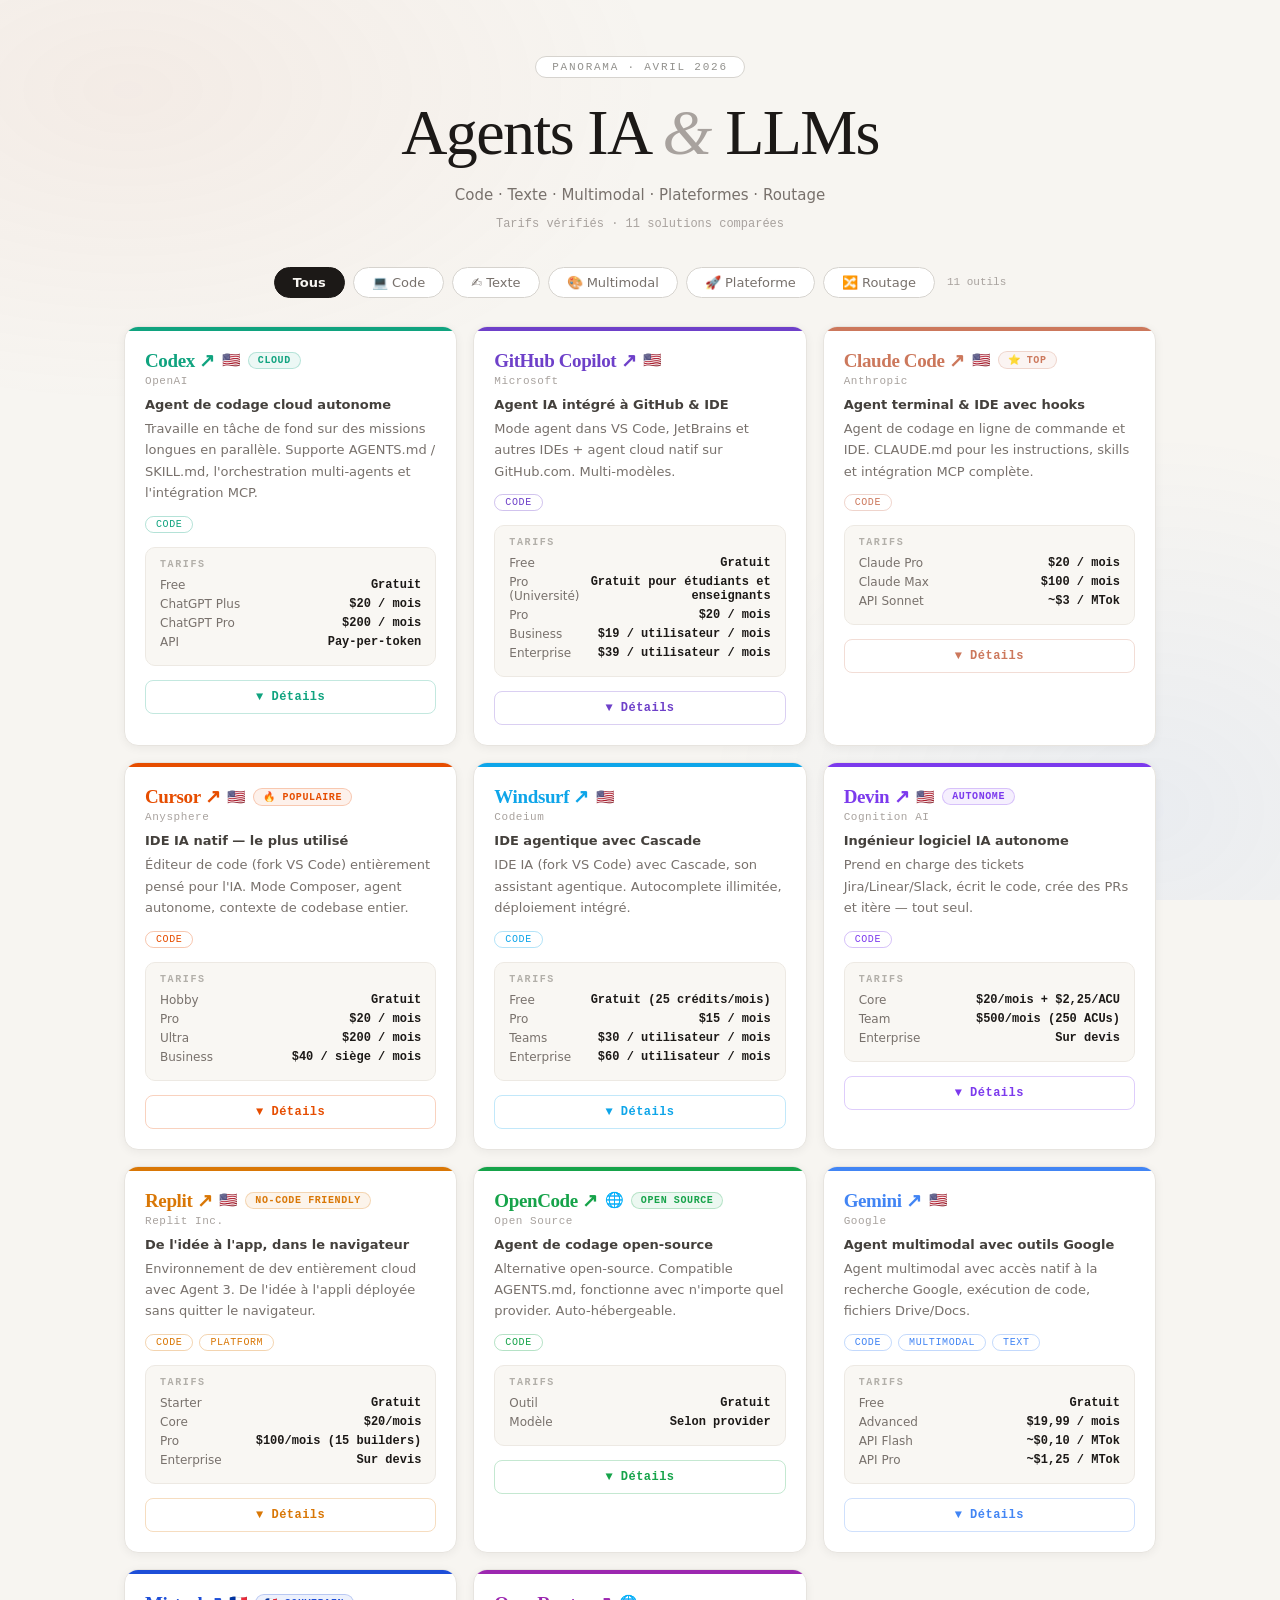
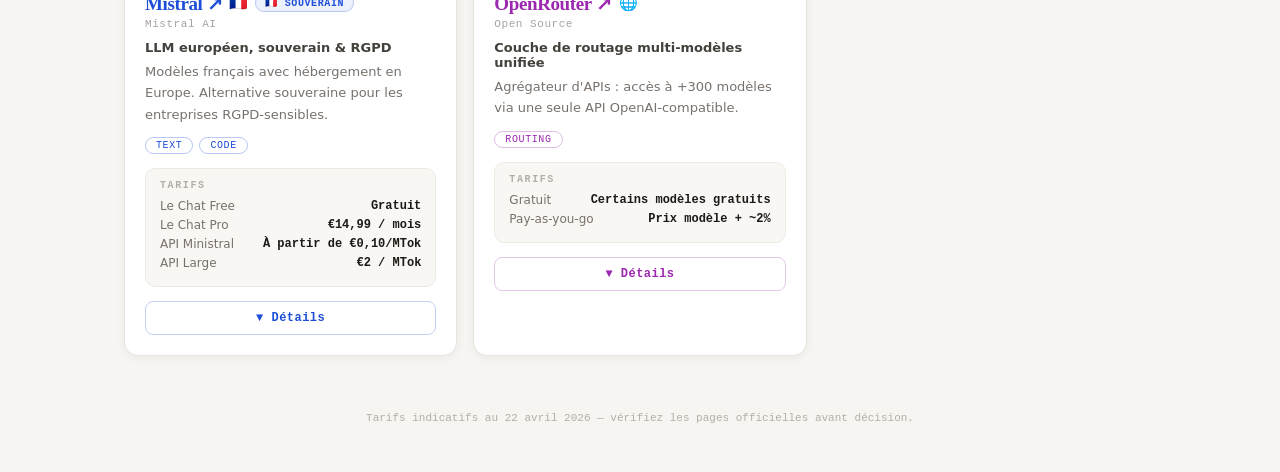
<file: handouts/index.html>
<!DOCTYPE html>
<html lang="fr">
<head>
    <meta charset="UTF-8">
    <meta name="viewport" content="width=device-width, initial-scale=1.0">
    <title>Agents IA & LLMs — Panorama 2026</title>
    <style>
        * {
            margin: 0;
            padding: 0;
            box-sizing: border-box;
        }

        body {
            font-family: 'Georgia', 'Times New Roman', serif;
            background: #f7f5f1;
            color: #1c1917;
            min-height: 100vh;
            position: relative;
            overflow-x: hidden;
        }

        body::before {
            content: '';
            position: fixed;
            inset: 0;
            background-image:
                radial-gradient(ellipse 60% 50% at 10% 10%, rgba(204, 120, 92, 0.07) 0%, transparent 70%),
                radial-gradient(ellipse 50% 60% at 90% 90%, rgba(66, 133, 244, 0.07) 0%, transparent 70%);
            pointer-events: none;
            z-index: 0;
        }

        .container {
            position: relative;
            z-index: 1;
            max-width: 1080px;
            margin: 0 auto;
        }

        header {
            text-align: center;
            padding: 56px 24px 32px;
        }

        .pill {
            display: inline-block;
            font-size: 11px;
            font-family: 'Courier New', monospace;
            letter-spacing: 0.16em;
            text-transform: uppercase;
            color: #92918d;
            border: 1px solid #d6d3ce;
            border-radius: 100px;
            padding: 4px 16px;
            margin-bottom: 20px;
            background: #fff;
        }

        h1 {
            font-size: clamp(36px, 5.5vw, 64px);
            font-weight: 400;
            letter-spacing: -0.025em;
            margin: 0 0 14px 0;
            line-height: 1.1;
            color: #1c1917;
        }

        h1 em {
            color: #a8a29e;
            font-style: italic;
        }

        .subtitle {
            font-size: 15px;
            color: #78716c;
            margin: 0;
            line-height: 1.75;
            font-family: system-ui, sans-serif;
        }

        .subtitle-mono {
            font-family: 'Courier New', monospace;
            font-size: 12px;
            color: #a8a29e;
        }

        .filter-row {
            display: flex;
            align-items: center;
            justify-content: center;
            gap: 8px;
            flex-wrap: wrap;
            padding: 0 24px 28px;
        }

        .filter-btn {
            padding: 7px 18px;
            border-radius: 100px;
            border: 1px solid #d6d3ce;
            background: #fff;
            color: #78716c;
            font-size: 13px;
            cursor: pointer;
            font-family: system-ui, sans-serif;
            transition: all 0.16s;
            font-weight: 400;
        }

        .filter-btn:hover {
            background: #f0ede8;
        }

        .filter-btn.active {
            background: #1c1917;
            color: #f7f5f1;
            border-color: #1c1917;
            font-weight: 700;
        }

        .count-badge {
            font-size: 11px;
            color: #a8a29e;
            font-family: 'Courier New', monospace;
            margin-left: 4px;
        }

        .grid {
            display: grid;
            grid-template-columns: repeat(auto-fill, minmax(300px, 1fr));
            gap: 16px;
            padding: 0 24px 56px;
        }

        .card {
            background: #ffffff;
            border-radius: 14px;
            border: 1px solid #e7e4df;
            box-shadow: 0 2px 10px rgba(0, 0, 0, 0.055);
            overflow: hidden;
            transition: box-shadow 0.22s, border-color 0.22s;
        }

        .card.expanded {
            box-shadow: 0 12px 48px var(--card-color-shadow), 0 2px 8px rgba(0, 0, 0, 0.07);
        }

        .card-stripe {
            height: 4px;
            width: 100%;
        }

        .card-body {
            padding: 18px 20px 20px;
        }

        .card-head {
            margin-bottom: 10px;
        }

        .name-row {
            display: flex;
            align-items: center;
            gap: 7px;
            flex-wrap: wrap;
            margin-bottom: 3px;
        }

        .agent-name {
            font-size: 19px;
            font-weight: 700;
            text-decoration: none;
            font-family: 'Georgia', serif;
            letter-spacing: -0.02em;
            cursor: pointer;
        }

        .agent-name:hover {
            opacity: 0.8;
        }

        .flag {
            font-size: 15px;
        }

        .badge {
            font-size: 10px;
            font-weight: 700;
            letter-spacing: 0.06em;
            text-transform: uppercase;
            padding: 2px 9px;
            border-radius: 100px;
            font-family: 'Courier New', monospace;
            border: 1px solid;
        }

        .maker {
            font-size: 11px;
            color: #a8a29e;
            font-family: 'Courier New', monospace;
            letter-spacing: 0.05em;
        }

        .tagline {
            font-size: 13px;
            font-weight: 600;
            color: #44403c;
            font-family: system-ui, sans-serif;
            margin-bottom: 6px;
        }

        .desc {
            font-size: 13px;
            color: #78716c;
            line-height: 1.65;
            font-family: system-ui, sans-serif;
            margin: 0 0 12px 0;
        }

        .chips {
            display: flex;
            gap: 6px;
            flex-wrap: wrap;
            margin-bottom: 14px;
        }

        .chip {
            font-size: 10px;
            font-family: 'Courier New', monospace;
            padding: 2px 10px;
            border-radius: 100px;
            border: 1px solid;
            text-transform: uppercase;
            letter-spacing: 0.06em;
        }

        .pricing-box {
            background: #f9f7f3;
            border: 1px solid #ede9e3;
            border-radius: 10px;
            padding: 11px 14px;
            margin-bottom: 14px;
        }

        .section-label {
            font-size: 10px;
            font-family: 'Courier New', monospace;
            letter-spacing: 0.16em;
            text-transform: uppercase;
            color: #b2afa9;
            margin-bottom: 8px;
            font-weight: 700;
        }

        .price-row {
            display: flex;
            justify-content: space-between;
            align-items: center;
            gap: 8px;
            margin-bottom: 5px;
        }

        .plan-name {
            font-size: 12px;
            color: #78716c;
            font-family: system-ui, sans-serif;
        }

        .plan-price {
            font-size: 12px;
            color: #1c1917;
            font-weight: 700;
            font-family: 'Courier New', monospace;
            text-align: right;
        }

        .toggle-btn {
            display: block;
            width: 100%;
            padding: 9px 0;
            border-radius: 8px;
            border: 1px solid;
            background: transparent;
            font-size: 12px;
            font-weight: 600;
            cursor: pointer;
            font-family: 'Courier New', monospace;
            letter-spacing: 0.04em;
            transition: all 0.16s;
        }

        .toggle-btn:hover {
            opacity: 0.8;
        }

        .expand-wrap {
            margin-top: 16px;
            padding-top: 16px;
            border-top: 1px solid #ede9e3;
            display: none;
        }

        .expand-wrap.show {
            display: block;
        }

        .expand-grid {
            display: grid;
            grid-template-columns: 1fr 1fr;
            gap: 16px;
            margin-bottom: 16px;
        }

        .feature-item {
            display: flex;
            align-items: flex-start;
            gap: 8px;
            margin-bottom: 6px;
        }

        .dot {
            width: 5px;
            height: 5px;
            border-radius: 50%;
            flex-shrink: 0;
            margin-top: 5px;
        }

        .feature-txt {
            font-size: 12px;
            color: #57534e;
            line-height: 1.5;
            font-family: system-ui, sans-serif;
        }

        .visit-btn {
            display: inline-block;
            padding: 9px 20px;
            border-radius: 8px;
            color: #fff;
            font-size: 13px;
            font-weight: 600;
            text-decoration: none;
            font-family: system-ui, sans-serif;
            transition: opacity 0.2s;
        }

        .visit-btn:hover {
            opacity: 0.9;
        }

        footer {
            text-align: center;
            padding: 0 24px 48px;
            font-size: 11px;
            color: #b2afa9;
            font-family: 'Courier New', monospace;
        }

        @media (max-width: 640px) {
            .expand-grid {
                grid-template-columns: 1fr;
            }

            .grid {
                grid-template-columns: 1fr;
            }

            h1 {
                font-size: 32px;
            }
        }
    </style>
</head>
<body>
    <div class="container">
        <header>
            <div class="pill">Panorama · Avril 2026</div>
            <h1>Agents IA <em>&amp;</em> LLMs</h1>
            <p class="subtitle">
                Code · Texte · Multimodal · Plateformes · Routage<br>
                <span class="subtitle-mono">Tarifs vérifiés · 11 solutions comparées</span>
            </p>
        </header>

        <div class="filter-row" id="filterRow"></div>

        <div class="grid" id="grid"></div>

        <footer>Tarifs indicatifs au 22 avril 2026 — vérifiez les pages officielles avant décision.</footer>
    </div>

    <script>
        const agents = [
            {
                id: "codex",
                name: "Codex",
                maker: "OpenAI",
                flag: "🇺🇸",
                url: "https://openai.com/fr-FR/codex/",
                category: ["code"],
                tagline: "Agent de codage cloud autonome",
                description: "Travaille en tâche de fond sur des missions longues en parallèle. Supporte AGENTS.md / SKILL.md, l'orchestration multi-agents et l'intégration MCP.",
                badge: "Cloud",
                badgeColor: "#10a37f",
                pricing: [
                    { label: "Free", price: "Gratuit" },
                    { label: "ChatGPT Plus", price: "$20 / mois" },
                    { label: "ChatGPT Pro", price: "$200 / mois" },
                    { label: "API", price: "Pay-per-token" },
                ],
                features: ["AGENTS.md / SKILL.md", "Sous-agents parallèles", "Intégration MCP", "Exécution sandbox", "PRs GitHub auto"],
                useCases: ["Refactoring massif", "Migration de codebase", "Tests auto"],
                color: "#10a37f",
            },
            {
                id: "copilot",
                name: "GitHub Copilot",
                maker: "Microsoft",
                flag: "🇺🇸",
                url: "https://github.com/features/copilot/",
                category: ["code"],
                tagline: "Agent IA intégré à GitHub & IDE",
                description: "Mode agent dans VS Code, JetBrains et autres IDEs + agent cloud natif sur GitHub.com. Multi-modèles.",
                badge: null,
                pricing: [
                    { label: "Free", price: "Gratuit" },
                    { label: "Pro (Université)", price: "Gratuit pour étudiants et enseignants" },
                    { label: "Pro", price: "$20 / mois" },
                    { label: "Business", price: "$19 / utilisateur / mois" },
                    { label: "Enterprise", price: "$39 / utilisateur / mois" },
                ],
                features: ["Mode agent IDE", "Agent cloud GitHub.com", "Instructions repo", "Review de PR auto", "Multi-modèles"],
                useCases: ["Complétion de code", "Review PR", "Fix de bugs en CI"],
                color: "#6e40c9",
            },
            {
                id: "claude-code",
                name: "Claude Code",
                maker: "Anthropic",
                flag: "🇺🇸",
                url: "https://claude.com/product/claude-code",
                category: ["code"],
                tagline: "Agent terminal & IDE avec hooks",
                description: "Agent de codage en ligne de commande et IDE. CLAUDE.md pour les instructions, skills et intégration MCP complète.",
                badge: "⭐ Top",
                badgeColor: "#cc785c",
                pricing: [
                    { label: "Claude Pro", price: "$20 / mois" },
                    { label: "Claude Max", price: "$100 / mois" },
                    { label: "API Sonnet", price: "~$3 / MTok" },
                ],
                features: ["CLAUDE.md / SKILL.md", "Hooks pre/post action", "Intégration MCP", "Terminal + IDE", "Accès bash natif"],
                useCases: ["Dev autonome", "Ops DevOps", "Pipelines CI/CD"],
                color: "#cc785c",
            },
            {
                id: "cursor",
                name: "Cursor",
                maker: "Anysphere",
                flag: "🇺🇸",
                url: "https://cursor.com",
                category: ["code"],
                tagline: "IDE IA natif — le plus utilisé",
                description: "Éditeur de code (fork VS Code) entièrement pensé pour l'IA. Mode Composer, agent autonome, contexte de codebase entier.",
                badge: "🔥 Populaire",
                badgeColor: "#e64d00",
                pricing: [
                    { label: "Hobby", price: "Gratuit" },
                    { label: "Pro", price: "$20 / mois" },
                    { label: "Ultra", price: "$200 / mois" },
                    { label: "Business", price: "$40 / siège / mois" },
                ],
                features: ["IDE natif IA", "Composer multi-fichiers", "Agent autonome", "Multi-modèles", "Contexte codebase entier"],
                useCases: ["Dev quotidien", "Refactoring", "Génération de composants"],
                color: "#e64d00",
            },
            {
                id: "windsurf",
                name: "Windsurf",
                maker: "Codeium",
                flag: "🇺🇸",
                url: "https://windsurf.com",
                category: ["code"],
                tagline: "IDE agentique avec Cascade",
                description: "IDE IA (fork VS Code) avec Cascade, son assistant agentique. Autocomplete illimitée, déploiement intégré.",
                badge: null,
                pricing: [
                    { label: "Free", price: "Gratuit (25 crédits/mois)" },
                    { label: "Pro", price: "$15 / mois" },
                    { label: "Teams", price: "$30 / utilisateur / mois" },
                    { label: "Enterprise", price: "$60 / utilisateur / mois" },
                ],
                features: ["Agent Cascade", "Autocomplete Tab illimitée", "Déploiement intégré", "SWE-1.5", "Plugins pour autres éditeurs"],
                useCases: ["Dev agentique", "App deployment", "Équipes budget"],
                color: "#0ea5e9",
            },
            {
                id: "devin",
                name: "Devin",
                maker: "Cognition AI",
                flag: "🇺🇸",
                url: "https://devin.ai",
                category: ["code"],
                tagline: "Ingénieur logiciel IA autonome",
                description: "Prend en charge des tickets Jira/Linear/Slack, écrit le code, crée des PRs et itère — tout seul.",
                badge: "Autonome",
                badgeColor: "#7c3aed",
                pricing: [
                    { label: "Core", price: "$20/mois + $2,25/ACU" },
                    { label: "Team", price: "$500/mois (250 ACUs)" },
                    { label: "Enterprise", price: "Sur devis" },
                ],
                features: ["Ingénieur IA autonome", "Intégration Jira/Linear/Slack", "Création de PRs auto", "IDE + shell + navigateur cloud", "Facturation à l'effort"],
                useCases: ["Tickets autonomes", "Migration legacy", "Équipes sans dev dispo"],
                color: "#7c3aed",
            },
            {
                id: "replit",
                name: "Replit",
                maker: "Replit Inc.",
                flag: "🇺🇸",
                url: "https://replit.com",
                category: ["code", "platform"],
                tagline: "De l'idée à l'app, dans le navigateur",
                description: "Environnement de dev entièrement cloud avec Agent 3. De l'idée à l'appli déployée sans quitter le navigateur.",
                badge: "No-code friendly",
                badgeColor: "#d97706",
                pricing: [
                    { label: "Starter", price: "Gratuit" },
                    { label: "Core", price: "$20/mois" },
                    { label: "Pro", price: "$100/mois (15 builders)" },
                    { label: "Enterprise", price: "Sur devis" },
                ],
                features: ["Agent 3 autonome", "Déploiement 1-clic", "Collaboration temps réel", "Support multi-langages", "Base de données incluse"],
                useCases: ["Vibe coding", "Prototypes rapides", "Apps sans DevOps"],
                color: "#d97706",
            },
            {
                id: "opencode",
                name: "OpenCode",
                maker: "Open Source",
                flag: "🌐",
                url: "https://opencode.ai",
                category: ["code"],
                tagline: "Agent de codage open-source",
                description: "Alternative open-source. Compatible AGENTS.md, fonctionne avec n'importe quel provider. Auto-hébergeable.",
                badge: "Open Source",
                badgeColor: "#16a34a",
                pricing: [
                    { label: "Outil", price: "Gratuit" },
                    { label: "Modèle", price: "Selon provider" },
                ],
                features: ["100% open-source", "Compatible AGENTS.md", "Multi-providers", "Auto-hébergeable", "Extensible"],
                useCases: ["Indépendance provider", "On-premise", "Customisation totale"],
                color: "#16a34a",
            },
            {
                id: "gemini",
                name: "Gemini",
                maker: "Google",
                flag: "🇺🇸",
                url: "https://gemini.google.com/",
                category: ["code", "multimodal", "text"],
                tagline: "Agent multimodal avec outils Google",
                description: "Agent multimodal avec accès natif à la recherche Google, exécution de code, fichiers Drive/Docs.",
                badge: null,
                pricing: [
                    { label: "Free", price: "Gratuit" },
                    { label: "Advanced", price: "$19,99 / mois" },
                    { label: "API Flash", price: "~$0,10 / MTok" },
                    { label: "API Pro", price: "~$1,25 / MTok" },
                ],
                features: ["Multimodal (texte, image, audio, vidéo)", "Recherche Google native", "Exécution de code", "Accès Google Drive/Docs", "Contexte 1M tokens"],
                useCases: ["Recherche augmentée", "Analyse de docs", "Code + data science"],
                color: "#4285f4",
            },
            {
                id: "mistral",
                name: "Mistral",
                maker: "Mistral AI",
                flag: "🇫🇷",
                url: "https://mistral.ai/",
                category: ["text", "code"],
                tagline: "LLM européen, souverain & RGPD",
                description: "Modèles français avec hébergement en Europe. Alternative souveraine pour les entreprises RGPD-sensibles.",
                badge: "🇫🇷 Souverain",
                badgeColor: "#1d4ed8",
                pricing: [
                    { label: "Le Chat Free", price: "Gratuit" },
                    { label: "Le Chat Pro", price: "€14,99 / mois" },
                    { label: "API Ministral", price: "À partir de €0,10/MTok" },
                    { label: "API Large", price: "€2 / MTok" },
                ],
                features: ["Hébergement en Europe", "RGPD compliant", "Agents Le Chat", "Fine-tuning disponible", "API OpenAI-compatible"],
                useCases: ["Données sensibles EU", "Conformité RGPD", "Texte FR/multilangue"],
                color: "#1d4ed8",
            },
            {
                id: "openrouter",
                name: "OpenRouter",
                maker: "Open Source",
                flag: "🌐",
                url: "https://openrouter.ai/",
                category: ["routing"],
                tagline: "Couche de routage multi-modèles unifiée",
                description: "Agrégateur d'APIs : accès à +300 modèles via une seule API OpenAI-compatible.",
                badge: null,
                pricing: [
                    { label: "Gratuit", price: "Certains modèles gratuits" },
                    { label: "Pay-as-you-go", price: "Prix modèle + ~2%" },
                ],
                features: ["+300 modèles disponibles", "API unifiée", "Routage & fallback auto", "Comparaison prix réelle", "Streaming & batch"],
                useCases: ["Agrégation de modèles", "A/B testing LLMs", "Réduction de coûts"],
                color: "#9c27b0",
            },
        ];

        const CATS = [
            { id: "all", label: "Tous" },
            { id: "code", label: "💻 Code" },
            { id: "text", label: "✍️ Texte" },
            { id: "multimodal", label: "🎨 Multimodal" },
            { id: "platform", label: "🚀 Plateforme" },
            { id: "routing", label: "🔀 Routage" },
        ];

        let activeCategory = "all";
        let expandedCard = null;

        function renderFilters() {
            const filterRow = document.getElementById("filterRow");
            CATS.forEach((cat) => {
                const btn = document.createElement("button");
                btn.className = `filter-btn${activeCategory === cat.id ? " active" : ""}`;
                btn.textContent = cat.label;
                btn.onclick = () => filterByCategory(cat.id);
                filterRow.appendChild(btn);
            });

            const filtered = activeCategory === "all" ? agents : agents.filter((a) => a.category.includes(activeCategory));
            const countSpan = document.createElement("span");
            countSpan.className = "count-badge";
            countSpan.textContent = `${filtered.length} outil${filtered.length > 1 ? "s" : ""}`;
            filterRow.appendChild(countSpan);
        }

        function filterByCategory(category) {
            activeCategory = category;
            renderCards();
            updateFilters();
        }

        function updateFilters() {
            const buttons = document.querySelectorAll(".filter-btn");
            const filtered = activeCategory === "all" ? agents : agents.filter((a) => a.category.includes(activeCategory));
            
            buttons.forEach((btn, idx) => {
                btn.classList.toggle("active", CATS[idx].id === activeCategory);
            });

            const countSpan = document.querySelector(".count-badge");
            countSpan.textContent = `${filtered.length} outil${filtered.length > 1 ? "s" : ""}`;
        }

        function renderCards() {
            const grid = document.getElementById("grid");
            grid.innerHTML = "";

            const filtered = activeCategory === "all" ? agents : agents.filter((a) => a.category.includes(activeCategory));

            filtered.forEach((agent) => {
                const card = createCard(agent);
                grid.appendChild(card);
            });
        }

        function createCard(agent) {
            const card = document.createElement("div");
            card.className = "card";
            card.style.setProperty("--card-color-shadow", `${agent.color}22`);

            const stripe = document.createElement("div");
            stripe.className = "card-stripe";
            stripe.style.background = agent.color;
            card.appendChild(stripe);

            const body = document.createElement("div");
            body.className = "card-body";

            // Header
            const head = document.createElement("div");
            head.className = "card-head";

            const nameRow = document.createElement("div");
            nameRow.className = "name-row";

            const link = document.createElement("a");
            link.className = "agent-name";
            link.href = agent.url;
            link.target = "_blank";
            link.textContent = agent.name + " ↗";
            link.style.color = agent.color;
            nameRow.appendChild(link);

            const flag = document.createElement("span");
            flag.className = "flag";
            flag.textContent = agent.flag;
            nameRow.appendChild(flag);

            if (agent.badge) {
                const badge = document.createElement("span");
                badge.className = "badge";
                badge.textContent = agent.badge;
                badge.style.color = agent.badgeColor;
                badge.style.background = `${agent.badgeColor}14`;
                badge.style.borderColor = `${agent.badgeColor}40`;
                nameRow.appendChild(badge);
            }

            head.appendChild(nameRow);

            const maker = document.createElement("div");
            maker.className = "maker";
            maker.textContent = agent.maker;
            head.appendChild(maker);

            body.appendChild(head);

            // Tagline
            const tagline = document.createElement("div");
            tagline.className = "tagline";
            tagline.textContent = agent.tagline;
            body.appendChild(tagline);

            // Description
            const desc = document.createElement("p");
            desc.className = "desc";
            desc.textContent = agent.description;
            body.appendChild(desc);

            // Chips
            const chips = document.createElement("div");
            chips.className = "chips";
            agent.category.forEach((c) => {
                const chip = document.createElement("span");
                chip.className = "chip";
                chip.textContent = c;
                chip.style.color = agent.color;
                chip.style.borderColor = `${agent.color}50`;
                chips.appendChild(chip);
            });
            body.appendChild(chips);

            // Pricing
            const pricingBox = document.createElement("div");
            pricingBox.className = "pricing-box";

            const pricingLabel = document.createElement("div");
            pricingLabel.className = "section-label";
            pricingLabel.textContent = "Tarifs";
            pricingBox.appendChild(pricingLabel);

            agent.pricing.forEach((p) => {
                const row = document.createElement("div");
                row.className = "price-row";

                const planName = document.createElement("span");
                planName.className = "plan-name";
                planName.textContent = p.label;
                row.appendChild(planName);

                const planPrice = document.createElement("span");
                planPrice.className = "plan-price";
                planPrice.textContent = p.price;
                row.appendChild(planPrice);

                pricingBox.appendChild(row);
            });

            body.appendChild(pricingBox);

            // Toggle button
            const toggleBtn = document.createElement("button");
            toggleBtn.className = "toggle-btn";
            toggleBtn.style.color = agent.color;
            toggleBtn.style.borderColor = `${agent.color}40`;
            toggleBtn.textContent = "▼ Détails";
            toggleBtn.onclick = () => toggleExpand(agent.id, toggleBtn, expandWrap, agent.color);
            body.appendChild(toggleBtn);

            // Expanded content
            const expandWrap = document.createElement("div");
            expandWrap.className = "expand-wrap";

            const expandGrid = document.createElement("div");
            expandGrid.className = "expand-grid";

            // Features column
            const featuresCol = document.createElement("div");
            const featuresLabel = document.createElement("div");
            featuresLabel.className = "section-label";
            featuresLabel.textContent = "Fonctionnalités";
            featuresCol.appendChild(featuresLabel);

            agent.features.forEach((f) => {
                const item = document.createElement("div");
                item.className = "feature-item";

                const dot = document.createElement("span");
                dot.className = "dot";
                dot.style.background = agent.color;
                item.appendChild(dot);

                const txt = document.createElement("span");
                txt.className = "feature-txt";
                txt.textContent = f;
                item.appendChild(txt);

                featuresCol.appendChild(item);
            });

            expandGrid.appendChild(featuresCol);

            // Use cases column
            const useCasesCol = document.createElement("div");
            const useCasesLabel = document.createElement("div");
            useCasesLabel.className = "section-label";
            useCasesLabel.textContent = "Cas d'usage";
            useCasesCol.appendChild(useCasesLabel);

            agent.useCases.forEach((u) => {
                const item = document.createElement("div");
                item.className = "feature-item";

                const dot = document.createElement("span");
                dot.className = "dot";
                dot.style.background = agent.color;
                item.appendChild(dot);

                const txt = document.createElement("span");
                txt.className = "feature-txt";
                txt.textContent = u;
                item.appendChild(txt);

                useCasesCol.appendChild(item);
            });

            expandGrid.appendChild(useCasesCol);
            expandWrap.appendChild(expandGrid);

            // Visit button
            const visitBtn = document.createElement("a");
            visitBtn.className = "visit-btn";
            visitBtn.href = agent.url;
            visitBtn.target = "_blank";
            visitBtn.textContent = `Visiter ${agent.name} →`;
            visitBtn.style.background = agent.color;
            expandWrap.appendChild(visitBtn);

            body.appendChild(expandWrap);
            card.appendChild(body);

            return card;
        }

        function toggleExpand(agentId, btn, expandWrap, color) {
            if (expandedCard === agentId) {
                expandedCard = null;
                expandWrap.classList.remove("show");
                btn.textContent = "▼ Détails";
                btn.style.background = "transparent";
            } else {
                // Close previous
                const prevExpandWrap = document.querySelector(".expand-wrap.show");
                if (prevExpandWrap) {
                    prevExpandWrap.classList.remove("show");
                }

                expandedCard = agentId;
                expandWrap.classList.add("show");
                btn.textContent = "▲ Masquer";
                btn.style.background = `${color}0e`;
            }
        }

        // Initialize
        renderFilters();
        renderCards();
    </script>
</body>
</html>
</file>
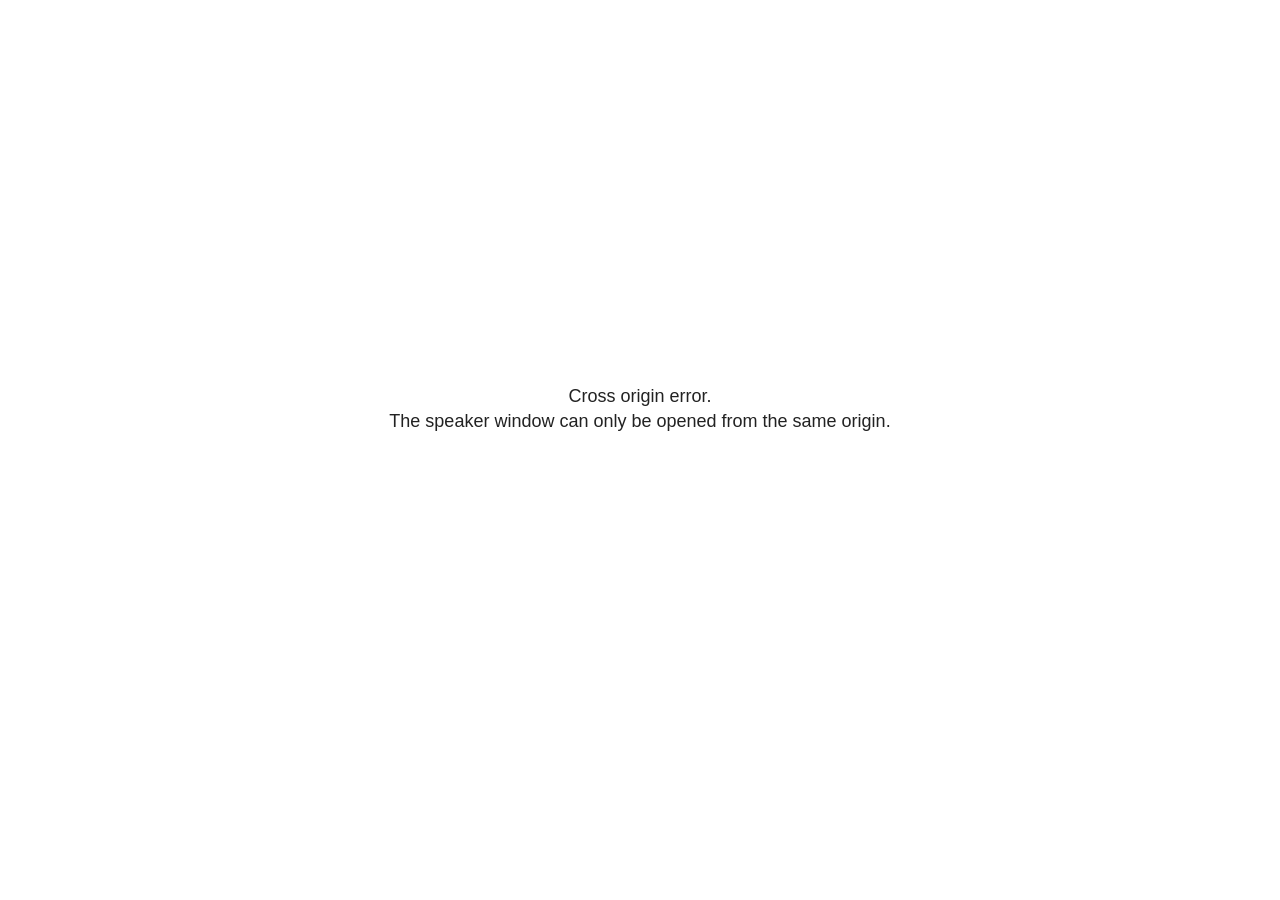
<file: ai_tools_files/libs/revealjs/plugin/notes/speaker-view.html>
<!--
	NOTE: You need to build the notes plugin after making changes to this file.
-->
<html lang="en">
	<head>
		<meta charset="utf-8">

		<title>reveal.js - Speaker View</title>

		<style>
			body {
				font-family: Helvetica;
				font-size: 18px;
			}

			#current-slide,
			#upcoming-slide,
			#speaker-controls {
				padding: 6px;
				box-sizing: border-box;
				-moz-box-sizing: border-box;
			}

			#current-slide iframe,
			#upcoming-slide iframe {
				width: 100%;
				height: 100%;
				border: 1px solid #ddd;
			}

			#current-slide .label,
			#upcoming-slide .label {
				position: absolute;
				top: 10px;
				left: 10px;
				z-index: 2;
			}

			#connection-status {
				position: absolute;
				top: 0;
				left: 0;
				width: 100%;
				height: 100%;
				z-index: 20;
				padding: 30% 20% 20% 20%;
				font-size: 18px;
				color: #222;
				background: #fff;
				text-align: center;
				box-sizing: border-box;
				line-height: 1.4;
			}

			.overlay-element {
				height: 34px;
				line-height: 34px;
				padding: 0 10px;
				text-shadow: none;
				background: rgba( 220, 220, 220, 0.8 );
				color: #222;
				font-size: 14px;
			}

			.overlay-element.interactive:hover {
				background: rgba( 220, 220, 220, 1 );
			}

			#current-slide {
				position: absolute;
				width: 60%;
				height: 100%;
				top: 0;
				left: 0;
				padding-right: 0;
			}

			#upcoming-slide {
				position: absolute;
				width: 40%;
				height: 40%;
				right: 0;
				top: 0;
			}

			/* Speaker controls */
			#speaker-controls {
				position: absolute;
				top: 40%;
				right: 0;
				width: 40%;
				height: 60%;
				overflow: auto;
				font-size: 18px;
			}

				.speaker-controls-time.hidden,
				.speaker-controls-notes.hidden {
					display: none;
				}

				.speaker-controls-time .label,
				.speaker-controls-pace .label,
				.speaker-controls-notes .label {
					text-transform: uppercase;
					font-weight: normal;
					font-size: 0.66em;
					color: #666;
					margin: 0;
				}

				.speaker-controls-time, .speaker-controls-pace {
					border-bottom: 1px solid rgba( 200, 200, 200, 0.5 );
					margin-bottom: 10px;
					padding: 10px 16px;
					padding-bottom: 20px;
					cursor: pointer;
				}

				.speaker-controls-time .reset-button {
					opacity: 0;
					float: right;
					color: #666;
					text-decoration: none;
				}
				.speaker-controls-time:hover .reset-button {
					opacity: 1;
				}

				.speaker-controls-time .timer,
				.speaker-controls-time .clock {
					width: 50%;
				}

				.speaker-controls-time .timer,
				.speaker-controls-time .clock,
				.speaker-controls-time .pacing .hours-value,
				.speaker-controls-time .pacing .minutes-value,
				.speaker-controls-time .pacing .seconds-value {
					font-size: 1.9em;
				}

				.speaker-controls-time .timer {
					float: left;
				}

				.speaker-controls-time .clock {
					float: right;
					text-align: right;
				}

				.speaker-controls-time span.mute {
					opacity: 0.3;
				}

				.speaker-controls-time .pacing-title {
					margin-top: 5px;
				}

				.speaker-controls-time .pacing.ahead {
					color: blue;
				}

				.speaker-controls-time .pacing.on-track {
					color: green;
				}

				.speaker-controls-time .pacing.behind {
					color: red;
				}

				.speaker-controls-notes {
					padding: 10px 16px;
				}

				.speaker-controls-notes .value {
					margin-top: 5px;
					line-height: 1.4;
					font-size: 1.2em;
				}

			/* Layout selector */
			#speaker-layout {
				position: absolute;
				top: 10px;
				right: 10px;
				color: #222;
				z-index: 10;
			}
				#speaker-layout select {
					position: absolute;
					width: 100%;
					height: 100%;
					top: 0;
					left: 0;
					border: 0;
					box-shadow: 0;
					cursor: pointer;
					opacity: 0;

					font-size: 1em;
					background-color: transparent;

					-moz-appearance: none;
					-webkit-appearance: none;
					-webkit-tap-highlight-color: rgba(0, 0, 0, 0);
				}

				#speaker-layout select:focus {
					outline: none;
					box-shadow: none;
				}

			.clear {
				clear: both;
			}

			/* Speaker layout: Wide */
			body[data-speaker-layout="wide"] #current-slide,
			body[data-speaker-layout="wide"] #upcoming-slide {
				width: 50%;
				height: 45%;
				padding: 6px;
			}

			body[data-speaker-layout="wide"] #current-slide {
				top: 0;
				left: 0;
			}

			body[data-speaker-layout="wide"] #upcoming-slide {
				top: 0;
				left: 50%;
			}

			body[data-speaker-layout="wide"] #speaker-controls {
				top: 45%;
				left: 0;
				width: 100%;
				height: 50%;
				font-size: 1.25em;
			}

			/* Speaker layout: Tall */
			body[data-speaker-layout="tall"] #current-slide,
			body[data-speaker-layout="tall"] #upcoming-slide {
				width: 45%;
				height: 50%;
				padding: 6px;
			}

			body[data-speaker-layout="tall"] #current-slide {
				top: 0;
				left: 0;
			}

			body[data-speaker-layout="tall"] #upcoming-slide {
				top: 50%;
				left: 0;
			}

			body[data-speaker-layout="tall"] #speaker-controls {
				padding-top: 40px;
				top: 0;
				left: 45%;
				width: 55%;
				height: 100%;
				font-size: 1.25em;
			}

			/* Speaker layout: Notes only */
			body[data-speaker-layout="notes-only"] #current-slide,
			body[data-speaker-layout="notes-only"] #upcoming-slide {
				display: none;
			}

			body[data-speaker-layout="notes-only"] #speaker-controls {
				padding-top: 40px;
				top: 0;
				left: 0;
				width: 100%;
				height: 100%;
				font-size: 1.25em;
			}

			@media screen and (max-width: 1080px) {
				body[data-speaker-layout="default"] #speaker-controls {
					font-size: 16px;
				}
			}

			@media screen and (max-width: 900px) {
				body[data-speaker-layout="default"] #speaker-controls {
					font-size: 14px;
				}
			}

			@media screen and (max-width: 800px) {
				body[data-speaker-layout="default"] #speaker-controls {
					font-size: 12px;
				}
			}

		</style>
	</head>

	<body>

		<div id="connection-status">Loading speaker view...</div>

		<div id="current-slide"></div>
		<div id="upcoming-slide"><span class="overlay-element label">Upcoming</span></div>
		<div id="speaker-controls">
			<div class="speaker-controls-time">
				<h4 class="label">Time <span class="reset-button">Click to Reset</span></h4>
				<div class="clock">
					<span class="clock-value">0:00 AM</span>
				</div>
				<div class="timer">
					<span class="hours-value">00</span><span class="minutes-value">:00</span><span class="seconds-value">:00</span>
				</div>
				<div class="clear"></div>

				<h4 class="label pacing-title" style="display: none">Pacing – Time to finish current slide</h4>
				<div class="pacing" style="display: none">
					<span class="hours-value">00</span><span class="minutes-value">:00</span><span class="seconds-value">:00</span>
				</div>
			</div>

			<div class="speaker-controls-notes hidden">
				<h4 class="label">Notes</h4>
				<div class="value"></div>
			</div>
		</div>
		<div id="speaker-layout" class="overlay-element interactive">
			<span class="speaker-layout-label"></span>
			<select class="speaker-layout-dropdown"></select>
		</div>

		<script>

			(function() {

				var notes,
					notesValue,
					currentState,
					currentSlide,
					upcomingSlide,
					layoutLabel,
					layoutDropdown,
					pendingCalls = {},
					lastRevealApiCallId = 0,
					connected = false

				var connectionStatus = document.querySelector( '#connection-status' );

				var SPEAKER_LAYOUTS = {
					'default': 'Default',
					'wide': 'Wide',
					'tall': 'Tall',
					'notes-only': 'Notes only'
				};

				setupLayout();

				let openerOrigin;

				try {
					openerOrigin = window.opener.location.origin;
				}
				catch ( error ) { console.warn( error ) }

				// In order to prevent XSS, the speaker view will only run if its
				// opener has the same origin as itself
				if( window.location.origin !== openerOrigin ) {
					connectionStatus.innerHTML = 'Cross origin error.<br>The speaker window can only be opened from the same origin.';
					return;
				}

				var connectionTimeout = setTimeout( function() {
					connectionStatus.innerHTML = 'Error connecting to main window.<br>Please try closing and reopening the speaker view.';
				}, 5000 );

				window.addEventListener( 'message', function( event ) {

					// Validate the origin of all messages to avoid parsing messages
					// that aren't meant for us. Ignore when running off file:// so
					// that the speaker view continues to work without a web server.
					if( window.location.origin !== event.origin && window.location.origin !== 'file://' ) {
						return
					}

					clearTimeout( connectionTimeout );
					connectionStatus.style.display = 'none';

					var data = JSON.parse( event.data );

					// The overview mode is only useful to the reveal.js instance
					// where navigation occurs so we don't sync it
					if( data.state ) delete data.state.overview;

					// Messages sent by the notes plugin inside of the main window
					if( data && data.namespace === 'reveal-notes' ) {
						if( data.type === 'connect' ) {
							handleConnectMessage( data );
						}
						else if( data.type === 'state' ) {
							handleStateMessage( data );
						}
						else if( data.type === 'return' ) {
							pendingCalls[data.callId](data.result);
							delete pendingCalls[data.callId];
						}
					}
					// Messages sent by the reveal.js inside of the current slide preview
					else if( data && data.namespace === 'reveal' ) {
						if( /ready/.test( data.eventName ) ) {
							// Send a message back to notify that the handshake is complete
							window.opener.postMessage( JSON.stringify({ namespace: 'reveal-notes', type: 'connected'} ), '*' );
						}
						else if( /slidechanged|fragmentshown|fragmenthidden|paused|resumed/.test( data.eventName ) && currentState !== JSON.stringify( data.state ) ) {

							dispatchStateToMainWindow( data.state );

						}
					}

				} );

				/**
				 * Updates the presentation in the main window to match the state
				 * of the presentation in the notes window.
				 */
				const dispatchStateToMainWindow = debounce(( state ) => {
					window.opener.postMessage( JSON.stringify({ method: 'setState', args: [ state ]} ), '*' );
				}, 500);

				/**
				 * Asynchronously calls the Reveal.js API of the main frame.
				 */
				function callRevealApi( methodName, methodArguments, callback ) {

					var callId = ++lastRevealApiCallId;
					pendingCalls[callId] = callback;
					window.opener.postMessage( JSON.stringify( {
						namespace: 'reveal-notes',
						type: 'call',
						callId: callId,
						methodName: methodName,
						arguments: methodArguments
					} ), '*' );

				}

				/**
				 * Called when the main window is trying to establish a
				 * connection.
				 */
				function handleConnectMessage( data ) {

					if( connected === false ) {
						connected = true;

						setupIframes( data );
						setupKeyboard();
						setupNotes();
						setupTimer();
						setupHeartbeat();
					}

				}

				/**
				 * Called when the main window sends an updated state.
				 */
				function handleStateMessage( data ) {

					// Store the most recently set state to avoid circular loops
					// applying the same state
					currentState = JSON.stringify( data.state );

					// No need for updating the notes in case of fragment changes
					if ( data.notes ) {
						notes.classList.remove( 'hidden' );
						notesValue.style.whiteSpace = data.whitespace;
						if( data.markdown ) {
							notesValue.innerHTML = marked( data.notes );
						}
						else {
							notesValue.innerHTML = data.notes;
						}
					}
					else {
						notes.classList.add( 'hidden' );
					}

					// Update the note slides
					currentSlide.contentWindow.postMessage( JSON.stringify({ method: 'setState', args: [ data.state ] }), '*' );
					upcomingSlide.contentWindow.postMessage( JSON.stringify({ method: 'setState', args: [ data.state ] }), '*' );
					upcomingSlide.contentWindow.postMessage( JSON.stringify({ method: 'next' }), '*' );

				}

				// Limit to max one state update per X ms
				handleStateMessage = debounce( handleStateMessage, 200 );

				/**
				 * Forward keyboard events to the current slide window.
				 * This enables keyboard events to work even if focus
				 * isn't set on the current slide iframe.
				 *
				 * Block F5 default handling, it reloads and disconnects
				 * the speaker notes window.
				 */
				function setupKeyboard() {

					document.addEventListener( 'keydown', function( event ) {
						if( event.keyCode === 116 || ( event.metaKey && event.keyCode === 82 ) ) {
							event.preventDefault();
							return false;
						}
						currentSlide.contentWindow.postMessage( JSON.stringify({ method: 'triggerKey', args: [ event.keyCode ] }), '*' );
					} );

				}

				/**
				 * Creates the preview iframes.
				 */
				function setupIframes( data ) {

					var params = [
						'receiver',
						'progress=false',
						'history=false',
						'transition=none',
						'autoSlide=0',
						'backgroundTransition=none'
					].join( '&' );

					var urlSeparator = /\?/.test(data.url) ? '&' : '?';
					var hash = '#/' + data.state.indexh + '/' + data.state.indexv;
					var currentURL = data.url + urlSeparator + params + '&scrollActivationWidth=false&postMessageEvents=true' + hash;
					var upcomingURL = data.url + urlSeparator + params + '&scrollActivationWidth=false&controls=false' + hash;

					currentSlide = document.createElement( 'iframe' );
					currentSlide.setAttribute( 'width', 1280 );
					currentSlide.setAttribute( 'height', 1024 );
					currentSlide.setAttribute( 'src', currentURL );
					document.querySelector( '#current-slide' ).appendChild( currentSlide );

					upcomingSlide = document.createElement( 'iframe' );
					upcomingSlide.setAttribute( 'width', 640 );
					upcomingSlide.setAttribute( 'height', 512 );
					upcomingSlide.setAttribute( 'src', upcomingURL );
					document.querySelector( '#upcoming-slide' ).appendChild( upcomingSlide );

				}

				/**
				 * Setup the notes UI.
				 */
				function setupNotes() {

					notes = document.querySelector( '.speaker-controls-notes' );
					notesValue = document.querySelector( '.speaker-controls-notes .value' );

				}

				/**
				 * We send out a heartbeat at all times to ensure we can
				 * reconnect with the main presentation window after reloads.
				 */
				function setupHeartbeat() {

					setInterval( () => {
						window.opener.postMessage( JSON.stringify({ namespace: 'reveal-notes', type: 'heartbeat'} ), '*' );
					}, 1000 );

				}

				function getTimings( callback ) {

					callRevealApi( 'getSlidesAttributes', [], function ( slideAttributes ) {
						callRevealApi( 'getConfig', [], function ( config ) {
							var totalTime = config.totalTime;
							var minTimePerSlide = config.minimumTimePerSlide || 0;
							var defaultTiming = config.defaultTiming;
							if ((defaultTiming == null) && (totalTime == null)) {
								callback(null);
								return;
							}
							// Setting totalTime overrides defaultTiming
							if (totalTime) {
								defaultTiming = 0;
							}
							var timings = [];
							for ( var i in slideAttributes ) {
								var slide = slideAttributes[ i ];
								var timing = defaultTiming;
								if( slide.hasOwnProperty( 'data-timing' )) {
									var t = slide[ 'data-timing' ];
									timing = parseInt(t);
									if( isNaN(timing) ) {
										console.warn("Could not parse timing '" + t + "' of slide " + i + "; using default of " + defaultTiming);
										timing = defaultTiming;
									}
								}
								timings.push(timing);
							}
							if ( totalTime ) {
								// After we've allocated time to individual slides, we summarize it and
								// subtract it from the total time
								var remainingTime = totalTime - timings.reduce( function(a, b) { return a + b; }, 0 );
								// The remaining time is divided by the number of slides that have 0 seconds
								// allocated at the moment, giving the average time-per-slide on the remaining slides
								var remainingSlides = (timings.filter( function(x) { return x == 0 }) ).length
								var timePerSlide = Math.round( remainingTime / remainingSlides, 0 )
								// And now we replace every zero-value timing with that average
								timings = timings.map( function(x) { return (x==0 ? timePerSlide : x) } );
							}
							var slidesUnderMinimum = timings.filter( function(x) { return (x < minTimePerSlide) } ).length
							if ( slidesUnderMinimum ) {
								message = "The pacing time for " + slidesUnderMinimum + " slide(s) is under the configured minimum of " + minTimePerSlide + " seconds. Check the data-timing attribute on individual slides, or consider increasing the totalTime or minimumTimePerSlide configuration options (or removing some slides).";
								alert(message);
							}
							callback( timings );
						} );
					} );

				}

				/**
				 * Return the number of seconds allocated for presenting
				 * all slides up to and including this one.
				 */
				function getTimeAllocated( timings, callback ) {

					callRevealApi( 'getSlidePastCount', [], function ( currentSlide ) {
						var allocated = 0;
						for (var i in timings.slice(0, currentSlide + 1)) {
							allocated += timings[i];
						}
						callback( allocated );
					} );

				}

				/**
				 * Create the timer and clock and start updating them
				 * at an interval.
				 */
				function setupTimer() {

					var start = new Date(),
					timeEl = document.querySelector( '.speaker-controls-time' ),
					clockEl = timeEl.querySelector( '.clock-value' ),
					hoursEl = timeEl.querySelector( '.hours-value' ),
					minutesEl = timeEl.querySelector( '.minutes-value' ),
					secondsEl = timeEl.querySelector( '.seconds-value' ),
					pacingTitleEl = timeEl.querySelector( '.pacing-title' ),
					pacingEl = timeEl.querySelector( '.pacing' ),
					pacingHoursEl = pacingEl.querySelector( '.hours-value' ),
					pacingMinutesEl = pacingEl.querySelector( '.minutes-value' ),
					pacingSecondsEl = pacingEl.querySelector( '.seconds-value' );

					var timings = null;
					getTimings( function ( _timings ) {

						timings = _timings;
						if (_timings !== null) {
							pacingTitleEl.style.removeProperty('display');
							pacingEl.style.removeProperty('display');
						}

						// Update once directly
						_updateTimer();

						// Then update every second
						setInterval( _updateTimer, 1000 );

					} );


					function _resetTimer() {

						if (timings == null) {
							start = new Date();
							_updateTimer();
						}
						else {
							// Reset timer to beginning of current slide
							getTimeAllocated( timings, function ( slideEndTimingSeconds ) {
								var slideEndTiming = slideEndTimingSeconds * 1000;
								callRevealApi( 'getSlidePastCount', [], function ( currentSlide ) {
									var currentSlideTiming = timings[currentSlide] * 1000;
									var previousSlidesTiming = slideEndTiming - currentSlideTiming;
									var now = new Date();
									start = new Date(now.getTime() - previousSlidesTiming);
									_updateTimer();
								} );
							} );
						}

					}

					timeEl.addEventListener( 'click', function() {
						_resetTimer();
						return false;
					} );

					function _displayTime( hrEl, minEl, secEl, time) {

						var sign = Math.sign(time) == -1 ? "-" : "";
						time = Math.abs(Math.round(time / 1000));
						var seconds = time % 60;
						var minutes = Math.floor( time / 60 ) % 60 ;
						var hours = Math.floor( time / ( 60 * 60 )) ;
						hrEl.innerHTML = sign + zeroPadInteger( hours );
						if (hours == 0) {
							hrEl.classList.add( 'mute' );
						}
						else {
							hrEl.classList.remove( 'mute' );
						}
						minEl.innerHTML = ':' + zeroPadInteger( minutes );
						if (hours == 0 && minutes == 0) {
							minEl.classList.add( 'mute' );
						}
						else {
							minEl.classList.remove( 'mute' );
						}
						secEl.innerHTML = ':' + zeroPadInteger( seconds );
					}

					function _updateTimer() {

						var diff, hours, minutes, seconds,
						now = new Date();

						diff = now.getTime() - start.getTime();

						clockEl.innerHTML = now.toLocaleTimeString( 'en-US', { hour12: true, hour: '2-digit', minute:'2-digit' } );
						_displayTime( hoursEl, minutesEl, secondsEl, diff );
						if (timings !== null) {
							_updatePacing(diff);
						}

					}

					function _updatePacing(diff) {

						getTimeAllocated( timings, function ( slideEndTimingSeconds ) {
							var slideEndTiming = slideEndTimingSeconds * 1000;

							callRevealApi( 'getSlidePastCount', [], function ( currentSlide ) {
								var currentSlideTiming = timings[currentSlide] * 1000;
								var timeLeftCurrentSlide = slideEndTiming - diff;
								if (timeLeftCurrentSlide < 0) {
									pacingEl.className = 'pacing behind';
								}
								else if (timeLeftCurrentSlide < currentSlideTiming) {
									pacingEl.className = 'pacing on-track';
								}
								else {
									pacingEl.className = 'pacing ahead';
								}
								_displayTime( pacingHoursEl, pacingMinutesEl, pacingSecondsEl, timeLeftCurrentSlide );
							} );
						} );
					}

				}

				/**
				 * Sets up the speaker view layout and layout selector.
				 */
				function setupLayout() {

					layoutDropdown = document.querySelector( '.speaker-layout-dropdown' );
					layoutLabel = document.querySelector( '.speaker-layout-label' );

					// Render the list of available layouts
					for( var id in SPEAKER_LAYOUTS ) {
						var option = document.createElement( 'option' );
						option.setAttribute( 'value', id );
						option.textContent = SPEAKER_LAYOUTS[ id ];
						layoutDropdown.appendChild( option );
					}

					// Monitor the dropdown for changes
					layoutDropdown.addEventListener( 'change', function( event ) {

						setLayout( layoutDropdown.value );

					}, false );

					// Restore any currently persisted layout
					setLayout( getLayout() );

				}

				/**
				 * Sets a new speaker view layout. The layout is persisted
				 * in local storage.
				 */
				function setLayout( value ) {

					var title = SPEAKER_LAYOUTS[ value ];

					layoutLabel.innerHTML = 'Layout' + ( title ? ( ': ' + title ) : '' );
					layoutDropdown.value = value;

					document.body.setAttribute( 'data-speaker-layout', value );

					// Persist locally
					if( supportsLocalStorage() ) {
						window.localStorage.setItem( 'reveal-speaker-layout', value );
					}

				}

				/**
				 * Returns the ID of the most recently set speaker layout
				 * or our default layout if none has been set.
				 */
				function getLayout() {

					if( supportsLocalStorage() ) {
						var layout = window.localStorage.getItem( 'reveal-speaker-layout' );
						if( layout ) {
							return layout;
						}
					}

					// Default to the first record in the layouts hash
					for( var id in SPEAKER_LAYOUTS ) {
						return id;
					}

				}

				function supportsLocalStorage() {

					try {
						localStorage.setItem('test', 'test');
						localStorage.removeItem('test');
						return true;
					}
					catch( e ) {
						return false;
					}

				}

				function zeroPadInteger( num ) {

					var str = '00' + parseInt( num );
					return str.substring( str.length - 2 );

				}

				/**
				 * Limits the frequency at which a function can be called.
				 */
				function debounce( fn, ms ) {

					var lastTime = 0,
						timeout;

					return function() {

						var args = arguments;
						var context = this;

						clearTimeout( timeout );

						var timeSinceLastCall = Date.now() - lastTime;
						if( timeSinceLastCall > ms ) {
							fn.apply( context, args );
							lastTime = Date.now();
						}
						else {
							timeout = setTimeout( function() {
								fn.apply( context, args );
								lastTime = Date.now();
							}, ms - timeSinceLastCall );
						}

					}

				}

			})();

		</script>
	</body>
</html>
</file>
